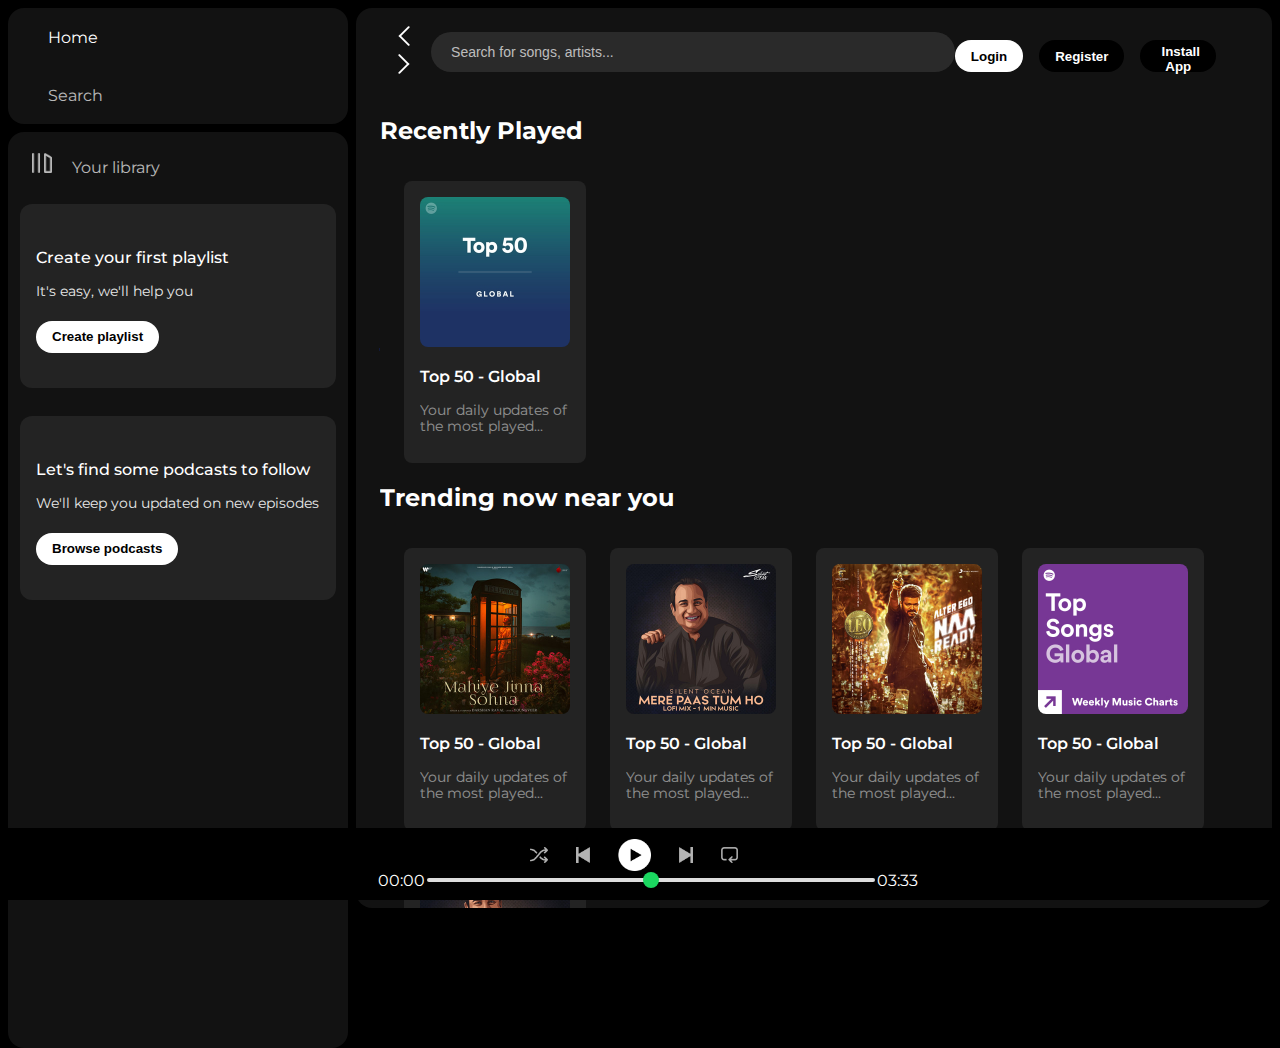
<file: Frontend/index.html>
<!DOCTYPE html>
<html lang="en">
<head>
  <meta charset="UTF-8">
  <meta name="viewport" content="width=device-width, initial-scale=1.0">
  <link rel="stylesheet" href="https://cdnjs.cloudflare.com/ajax/libs/font-awesome/6.5.1/css/all.min.css" integrity="sha512-DTOQO9RWCH3ppGqcWaEA1BIZOC6xxalwEsw9c2QQeAIftl+Vegovlnee1c9QX4TctnWMn13TZye+giMm8e2LwA==" crossorigin="anonymous" referrerpolicy="no-referrer" />
  <link rel="icon" href="Assets/logo.png">
  <title>Spotify - Web Player: Music for everyone</title>
  <link rel="stylesheet" href="style.css">
  <link rel="preconnect" href="https://fonts.googleapis.com">
  <link rel="preconnect" href="https://fonts.gstatic.com" crossorigin>
  <link href="https://fonts.googleapis.com/css2?family=Montserrat:wght@300;400;500;600;700&family=Poppins&family=Roboto:ital,wght@1,300&display=swap" rel="stylesheet">
</head>
<body>
  <div class="main">
    <div class="sidebar">
      <div class="nav">
        <div class="nav-option" style="opacity: 1;">
          <i class="fa-solid fa-house"></i>
          <a href="#">Home</a>
        </div>
        <div class="nav-option" onclick="scrollToSearch()">
          <i class="fa-solid fa-magnifying-glass"></i>
          <a href="#">Search</a>
        </div>        
      </div>
      <div class="library">
        <div class="options">
          <div class="lib-option nav-option">
            <img src="Assets/library_icon.png" alt="">
            <a href="#">Your library</a>
          </div>
          <div class="icons">
            <i class="fa-solid fa-plus"></i>
            <i class="fa-solid fa-arrow-right"></i>
          </div>
        </div>
        <div class="lib-box">
          <div class="box">
            <p class="box-p1">Create your first playlist</p>
            <p class="box-p2">It's easy, we'll help you</p>
            <button class="badge">Create playlist</button>
          </div>
          <div class="box">
            <p class="box-p1">Let's find some podcasts to follow</p>
            <p class="box-p2">We'll keep you updated on new episodes</p>
            <button class="badge">Browse podcasts</button>
          </div>
        </div>
      </div>
    </div>
    <div class="main-content">
      <div class="sticky-nav">
        <div class="sticky-nav-icons">
          <img src="Assets/backward_icon.png" alt="">
          <img src="Assets/forward_icon.png" alt="" class="hide">
        </div>
      
        <!-- Search Bar Added Here -->
        <div class="search-bar" id="search-bar">
          <i class="fa-solid fa-magnifying-glass"></i>
          <input type="text" placeholder="Search for songs, artists..." />
        </div>
        
        <div class="sticky-nav-options">
          <button class="badge nav-item hide">Login</button>
          <button class="badge nav-item dark-badge">Register</button>
          <button class="badge nav-item dark-badge">
            <i class="fa-regular fa-circle-down" style="margin-right: 5px;"></i>Install App
          </button>
          <i class="fa-regular fa-user nav-item"></i>
        </div>
      </div>
      

      <h2>Recently Played</h2>
      <div class="cards-container">
          <div class="card">
            <img src="Assets/card1img.jpeg" class="card-img" alt="">
            <p class="card-title">Top 50 - Global</p>
            <p class="card-info">Your daily updates of the most played...</p>
          </div>
      </div>

      <h2>Trending now near you</h2>
      <div class="cards-container">
          <div class="card">
            <img src="Assets/card2img.jpeg" class="card-img" alt="">
            <p class="card-title">Top 50 - Global</p>
            <p class="card-info">Your daily updates of the most played...</p>
          </div>
          <div class="card">
            <img src="Assets/card3img.jpeg" class="card-img" alt="">
            <p class="card-title">Top 50 - Global</p>
            <p class="card-info">Your daily updates of the most played...</p>
          </div>
          <div class="card">
            <img src="Assets/card4img.jpeg" class="card-img" alt="">
            <p class="card-title">Top 50 - Global</p>
            <p class="card-info">Your daily updates of the most played...</p>
          </div>
          <div class="card">
            <img src="Assets/card5img.jpeg" class="card-img" alt="">
            <p class="card-title">Top 50 - Global</p>
            <p class="card-info">Your daily updates of the most played...</p>
          </div>
          <div class="card">
            <img src="Assets/card3img.jpeg" class="card-img" alt="">
            <p class="card-title">Top 50 - Global</p>
            <p class="card-info">Your daily updates of the most played...</p>
          </div>
      </div>

      <h2>Featured Charts</h2>
      <div class="cards-container">
          <div class="card">
            <img src="Assets/card4img.jpeg" class="card-img" alt="">
            <p class="card-title">Top 50 - Global</p>
            <p class="card-info">Your daily updates of the most played...</p>
          </div>
          <div class="card">
            <img src="Assets/card2img.jpeg" class="card-img" alt="">
            <p class="card-title">Top 50 - Global</p>
            <p class="card-info">Your daily updates of the most played...</p>
          </div>
          <div class="card">
            <img src="Assets/card3img.jpeg" class="card-img" alt="">
            <p class="card-title">Top 50 - Global</p>
            <p class="card-info">Your daily updates of the most played...</p>
          </div>
      </div>
      <div class="footer">
        <div class="line"></div>
      </div>
    </div>
    <div class="music-player">
      <div class="album"></div>
      <div class="player">
        <div class="player-controls">
          <img src="Assets/player_icon1.png" class="player-control-icon">
          <img src="Assets/player_icon2.png" class="player-control-icon">
          <img src="Assets/player_icon3.png" class="player-control-icon" style="opacity: 1; height: 2rem;">
          <img src="Assets/player_icon4.png" class="player-control-icon">
          <img src="Assets/player_icon5.png" class="player-control-icon">
        </div>
        <div class="playback-bar">
          <span class="curr-time">00:00</span>
          <input type="range" min="0" max="100" class="progress-bar" step="1">
          <span class="curr-time">03:33</span>
        </div>
      </div>
      <div class="controls"></div>
    </div>
  </div>
</body>
<script>
  function scrollToSearch() {
    document.getElementById("search-bar").scrollIntoView({ behavior: "smooth" });
    document.getElementById("search-bar").querySelector("input").focus(); // Focus on the search bar
  }
</script>
</html>
</file>
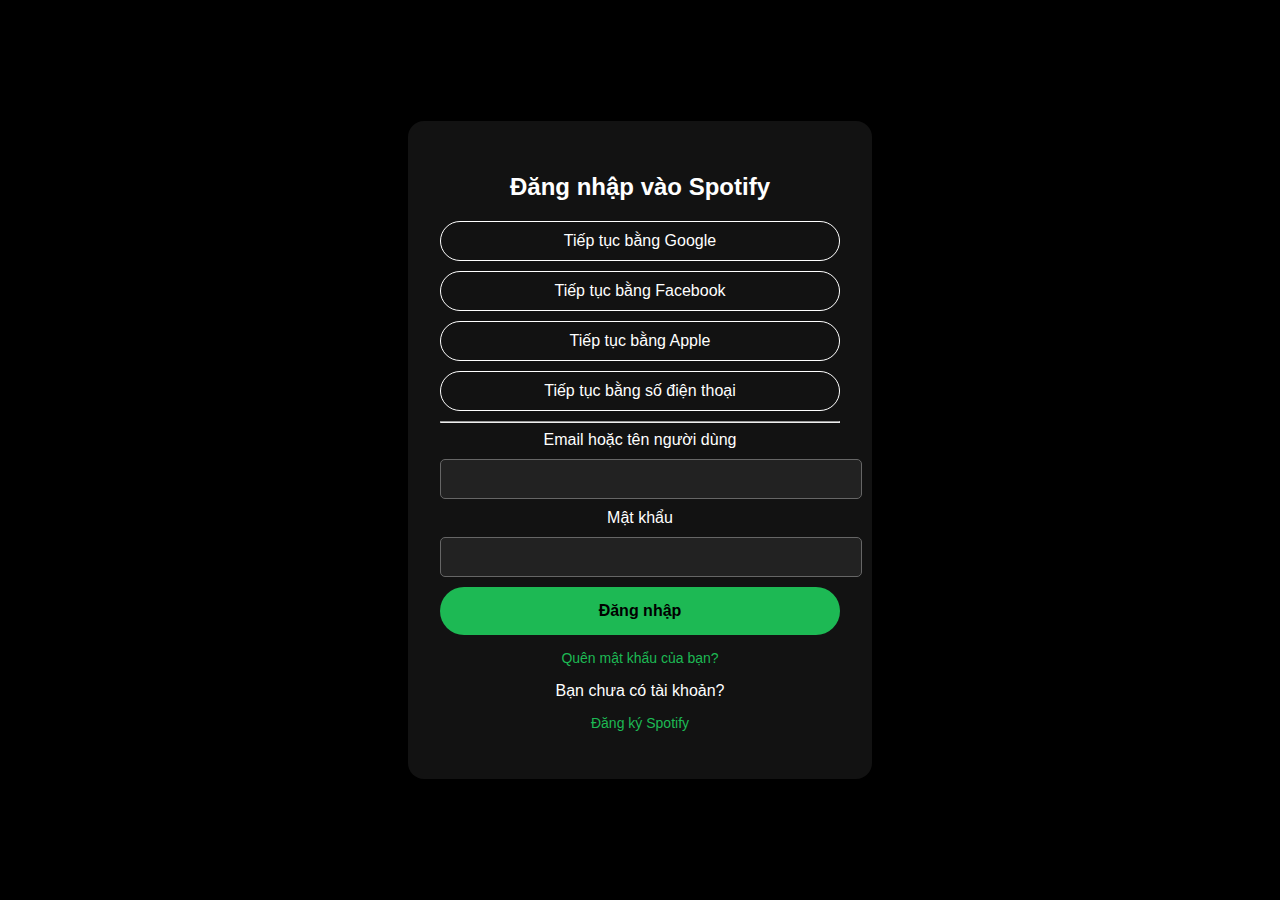
<file: Frontend/login.html>
<!DOCTYPE html>
<html lang="en">
<head>
  <meta charset="UTF-8">
  <meta name="viewport" content="width=device-width, initial-scale=1.0">
  <link rel="stylesheet" href="login_style.css">
  <title>Login - Spotify</title>
</head>
<body>
  <div class="main">
    <div class="login-container">
      <div class="login-box">
        <h2>Đăng nhập vào Spotify</h2>
        <button class="social-login google">Tiếp tục bằng Google</button>
        <button class="social-login facebook">Tiếp tục bằng Facebook</button>
        <button class="social-login apple">Tiếp tục bằng Apple</button>
        <button class="social-login phone">Tiếp tục bằng số điện thoại</button>
        <hr>
        <form>
          <label for="email">Email hoặc tên người dùng</label>
          <input type="email" id="email" required class="input-field">
          
          <label for="password">Mật khẩu</label>
          <input type="password" id="password" required class="input-field">
          
          <button type="submit" class="badge dark-badge login-btn">Đăng nhập</button>
        </form>
        <a href="#" class="forgot-password">Quên mật khẩu của bạn?</a>
        <p>Bạn chưa có tài khoản? <a href="register.html" class="signup-link">Đăng ký Spotify</a></p>
      </div>
    </div>
  </div>
</body>
</html>
</file>
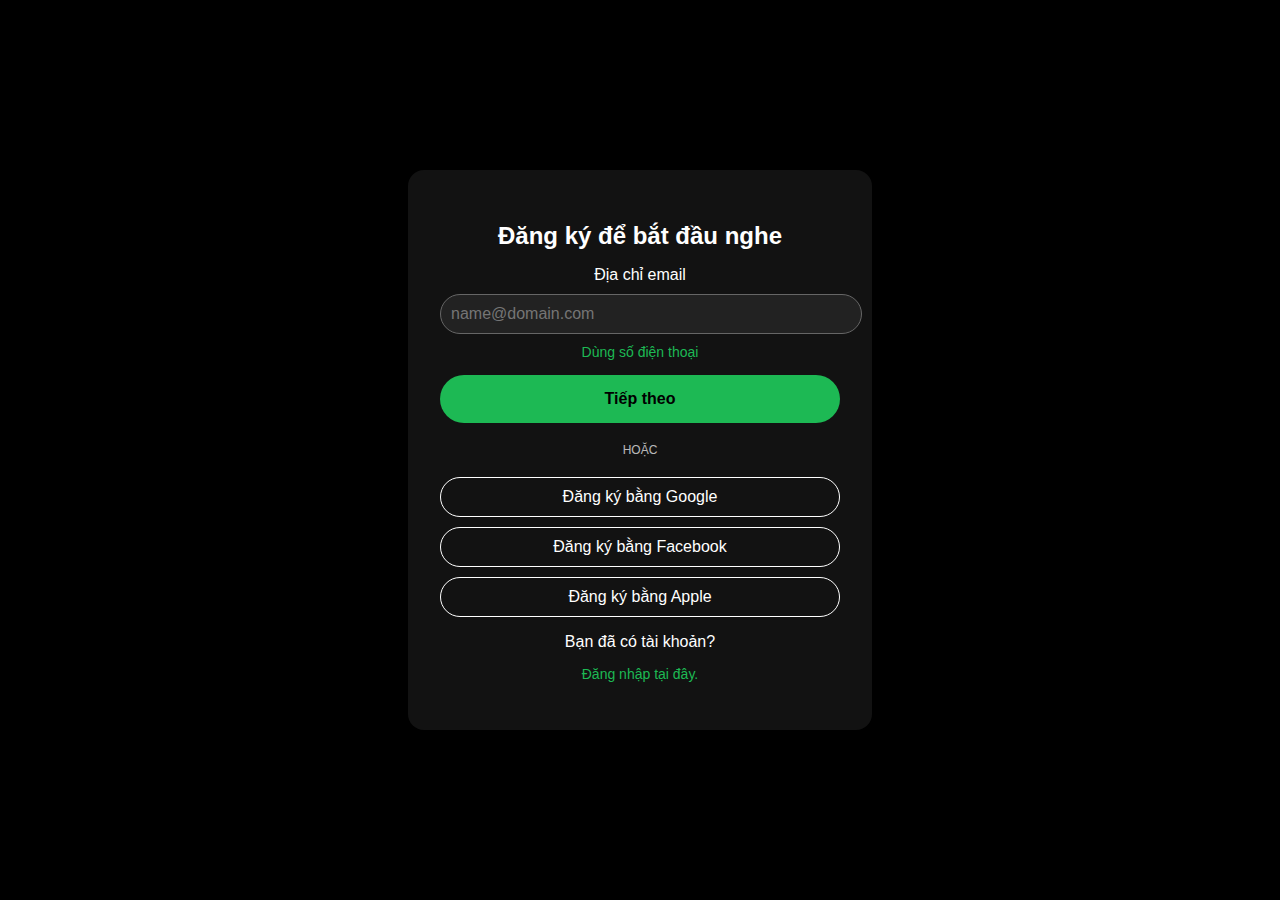
<file: Frontend/register.html>
<!DOCTYPE html>
<html lang="en">
<head>
  <meta charset="UTF-8">
  <meta name="viewport" content="width=device-width, initial-scale=1.0">
  <link rel="stylesheet" href="login_register.css">
  <title>Register - Spotify</title>
</head>
<body>
  <div class="main">
    <div class="register-container">
      <h2>Đăng ký để bắt đầu nghe</h2>
      <form>
        <label for="email">Địa chỉ email</label>
        <input type="email" id="email" placeholder="name@domain.com" required class="input-field">
        
        <a href="#" class="phone-login">Dùng số điện thoại</a>
        
        <button type="submit" class="badge dark-badge register-btn">Tiếp theo</button>
      </form>
      
      <div class="separator">hoặc</div>
      
      <button class="social-login google">Đăng ký bằng Google</button>
      <button class="social-login facebook">Đăng ký bằng Facebook</button>
      <button class="social-login apple">Đăng ký bằng Apple</button>
      
      <p>Bạn đã có tài khoản? <a href="login.html" class="signup-link">Đăng nhập tại đây.</a></p>
    </div>
  </div>
</body>
</html>
</file>
<file: Frontend/style.css>
body {
  font-family: 'Montserrat', sans-serif;
  margin: 0;
  background-color: black;
  color: white;
  overflow: hidden;
}

.main {
  display: flex;
  height: 100vh;
  padding: 0.5rem;
}

.sidebar {
  background-color: black;
  width: 340px;
  border-radius: 1rem;  /* 1rem = 16px */
  margin-right: 0.5rem;
}

.main-content {
  background-color: #121212;
  flex: 1;
  border-radius: 1rem;
  overflow: auto;
  padding: 0 1.5rem 0 1.5rem;
}

.music-player {
  background-color: black;
  position: fixed;
  bottom: 0;
  width: 100%;
  height: 72px;
}

a {
  text-decoration: none;
  color: white;
}

.nav {
  background-color: #121212;
  border-radius: 1rem;
  display: flex;
  flex-direction: column;
  justify-content: center;
  height: 100px;
  padding: 0.5rem 0.75rem;
}

.nav-option {
  line-height: 2.5rem;
  opacity: 0.7;
  padding: 0.5rem 0.75rem;
}
.nav-option:hover {
  opacity: 1;
}

.nav-option i {
  font-size: 1.25rem;
}

.nav-option a {
  font-size: 1rem;
  margin-left: 1rem;
}

.library {
  background-color: #121212;
  border-radius: 1rem;
  height: 100%;
  margin-top: 0.5rem;
  padding: 0.5rem 0.75rem;
}

.options {
  display: flex;
  justify-content: space-between;
  align-items: center;
}

.lib-option img {
  height: 1.25rem;
  width: 1.25rem;
}

.icons {
  font-size: 1.25rem;
  display: flex;
}

.icons i {
  opacity: 0.7;
  margin-right: 1rem;
}

.icons i:hover{
  opacity: 1;
}

.box {
  background-color: #232323;
  height: 8rem;
  border-radius: 0.75rem;
  margin: 0.5rem 0 1.75rem 0;
  padding: 1.75rem 1rem;
}

.box-p1 {
  font-size: 1rem;
  font-weight: 500;
}

.box-p2 {
  font-size: 0.85rem;
  opacity: 0.9;
}

.badge {
  background-color: white;
  border: none;
  border-radius: 100px;
  padding: 0.25rem 1rem;
  font-weight: 700;
  margin-top: 0.5rem;
  height: 2rem;
  width: fit-content;
}

.dark-badge {
  background-color: black;
  color: white;
}

.sticky-nav {
  position: sticky;
  top: 0;
  background-color: #121212;
  display: flex;
  justify-content: space-between;
  align-items: center;
  padding: 1rem 0 1rem 0;
  z-index: 10;
}

.sticky-nav-icons img {
  margin-left: 0.75rem;
}

.sticky-nav-options {
  display: flex;
  justify-content: center;
  align-items: center;
}

.nav-item {
  margin-right: 1rem;
}

@media (max-width: 1000px) {
  .hide {
    display: none;
  }
}

.card {
  background-color: #232323;
  width: 150px;
  border-radius: 0.5rem;
  padding: 1rem;
  margin-left: 1.5rem;
  margin-top: 1rem;
}

.cards-container {
  display: flex;
  flex-wrap: wrap;
}

.card-img {
  width: 100%;
  border-radius: 0.5rem;
}

.card-title {
  font-weight: 600;
}

.card-info {
  font-size: 0.85rem;
  opacity: 0.5;
}

.footer {
  height: 250px;
  display: flex;
  align-items: center;
  justify-content: center;
}

.line {
  width: 94%;
  height: 50%;
  border-top: 1px solid white;
  opacity: 0.4;
}

.music-player {
  display: flex;
  justify-content: space-between;
  align-items: center;
}
.album {
  width: 25%;
}

.player {
  width: 50%;
}

.controls {
  width: 25%;
}

.player-controls {
  display: flex;
  justify-content: center;
  align-items: center;
}

.player-control-icon {
  height: 1rem;
  margin-right: 1.75rem;
  opacity: 0.7;
}

.player-control-icon:hover {
  opacity: 1;
}

.playback-bar {
  display: flex;
  justify-content: center;
  align-items: center;
}

.progress-bar {
  width: 70%;
  appearance: none;
  background-color: transparent;
  cursor: pointer;
}

.progress-bar::-webkit-slider-runnable-track {
  background-color: #ddd;
  border-radius: 100px;
  height: 0.2rem;
}

.progress-bar::-webkit-slider-thumb {
  appearance: none;
  height: 1rem;
  width: 1rem;
  background-color: #1bd760;
  border-radius: 50%;
  margin-top: -6px;
}

.search-bar {
  display: flex;
  align-items: center;
  background: rgba(255, 255, 255, 0.1);
  padding: 5px 10px;
  border-radius: 20px;
  width: 750px;
  height: 30px;
}

.search-bar i {
  color: white;
  margin-right: 8px;
}

.search-bar input {
  background: transparent;
  border: none;
  outline: none;
  color: white;
  width: 100%;
  font-size: 14px;
}

.search-bar input::placeholder {
  color: rgba(255, 255, 255, 0.7);
}
</file>
<file: Frontend/login_style.css>
body {
    font-family: 'Montserrat', sans-serif;
    margin: 0;
    background-color: black;
    color: white;
    display: flex;
    justify-content: center;
    align-items: center;
    height: 100vh;
  }
  
  .main {
    display: flex;
    justify-content: center;
    align-items: center;
    width: 100%;
  }
  
  .login-container, .register-container {
    background-color: #121212;
    padding: 2rem;
    border-radius: 1rem;
    box-shadow: 0px 4px 10px rgba(0, 0, 0, 0.5);
    text-align: center;
    width: 400px;
  }
  
  h2 {
    font-weight: 700;
    font-size: 24px;
  }
  
  .social-login {
    display: flex;
    align-items: center;
    justify-content: center;
    width: 100%;
    padding: 10px;
    margin: 10px 0;
    border: 1px solid white;
    border-radius: 50px;
    background-color: transparent;
    color: white;
    font-size: 16px;
    cursor: pointer;
  }
  
  .social-login img {
    width: 20px;
    margin-right: 10px;
  }
  
  .social-login:hover {
    background-color: #333;
  }
  
  .input-field {
    width: 100%;
    padding: 10px;
    margin: 10px 0;
    border-radius: 5px;
    border: 1px solid #666;
    background-color: #222;
    color: white;
    font-size: 16px;
  }
  
  .input-field:focus {
    outline: none;
    border: 1px solid #1db954;
  }
  
  .badge.dark-badge.login-btn {
    width: 100%;
    background-color: #1db954;
    border: none;
    padding: 15px;
    border-radius: 50px;
    font-size: 16px;
    cursor: pointer;
    font-weight: bold;
    color: black;
  }
  
  .badge.dark-badge.login-btn:hover {
    background-color: #1ed760;
  }
  
  .forgot-password, .signup-link {
    color: #1db954;
    text-decoration: none;
    font-size: 14px;
    display: block;
    margin-top: 15px;
  }
  
  .forgot-password:hover, .signup-link:hover {
    text-decoration: underline;
  }
</file>
<file: Frontend/login_register.css>
body {
    font-family: 'Montserrat', sans-serif;
    margin: 0;
    background-color: black;
    color: white;
    display: flex;
    justify-content: center;
    align-items: center;
    height: 100vh;
  }
  
  .main {
    display: flex;
    justify-content: center;
    align-items: center;
    width: 100%;
  }
  
  .register-container {
    background-color: #121212;
    padding: 2rem;
    border-radius: 1rem;
    box-shadow: 0px 4px 10px rgba(0, 0, 0, 0.5);
    text-align: center;
    width: 400px;
    align-items: center;
  }
  
  h2 {
    font-weight: 700;
    font-size: 24px;
    margin-bottom: 1rem;
  }
  
  .input-field {
    width: 100%;
    padding: 10px;
    margin: 10px 0;
    border-radius: 20px;
    border: 1px solid #666;
    background-color: #222;
    color: white;
    font-size: 16px;
    align-items: center;
  }
  
  .input-field:focus {
    outline: none;
    border: 1px solid #1db954;
  }
  
  .phone-login {
    color: #1db954;
    text-decoration: none;
    font-size: 14px;
    display: block;
    margin-bottom: 15px;
  }
  
  .phone-login:hover {
    text-decoration: underline;
  }
  
  .badge.dark-badge.register-btn {
    width: 100%;
    background-color: #1db954;
    border: none;
    padding: 15px;
    border-radius: 50px;
    font-size: 16px;
    cursor: pointer;
    font-weight: bold;
    color: black;
  }
  
  .badge.dark-badge.register-btn:hover {
    background-color: #1ed760;
  }
  
  .separator {
    margin: 20px 0;
    text-transform: uppercase;
    font-size: 12px;
    opacity: 0.7;
  }
  
  .social-login {
    display: flex;
    align-items: center;
    justify-content: center;
    width: 100%;
    padding: 10px;
    margin: 10px 0;
    border: 1px solid white;
    border-radius: 50px;
    background-color: transparent;
    color: white;
    font-size: 16px;
    cursor: pointer;
  }
  
  .social-login:hover {
    background-color: #333;
  }
  
  .signup-link {
    color: #1db954;
    text-decoration: none;
    font-size: 14px;
    display: block;
    margin-top: 15px;
  }
  
  .signup-link:hover {
    text-decoration: underline;
  }
</file>
